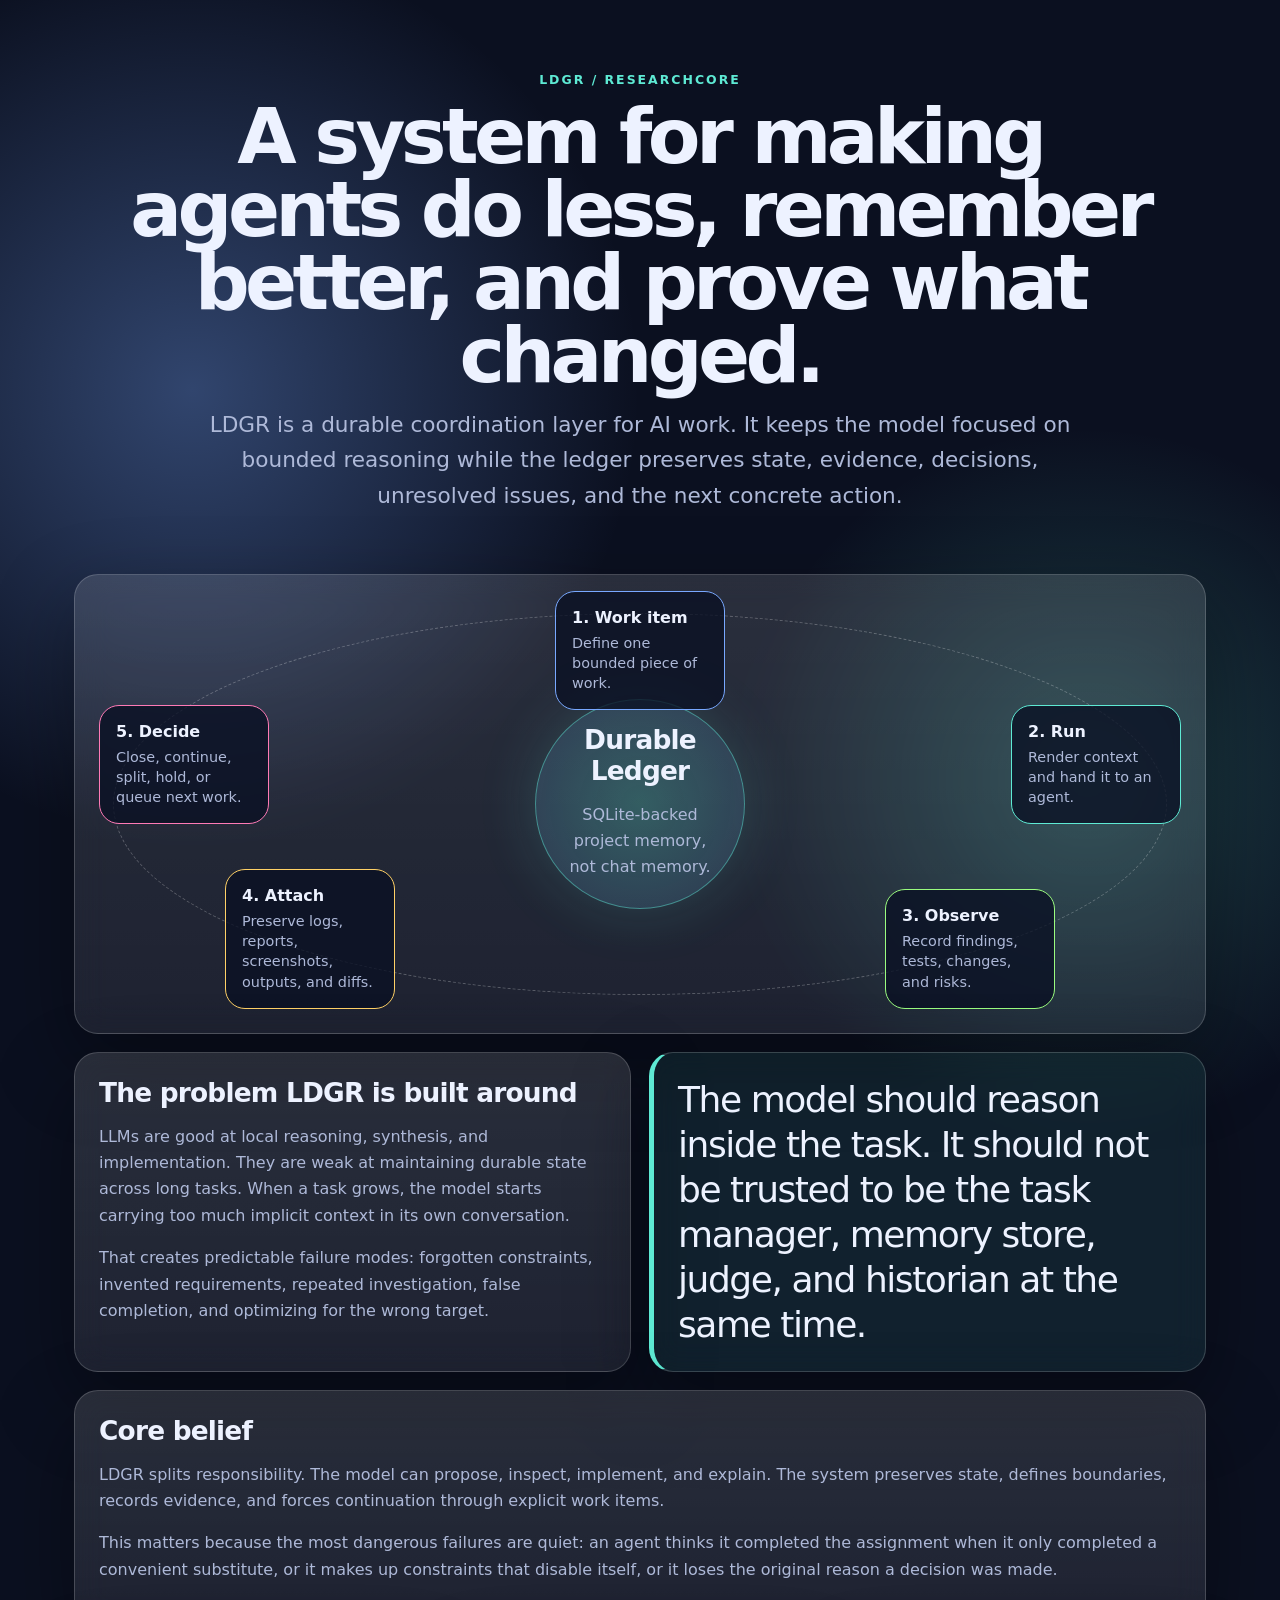
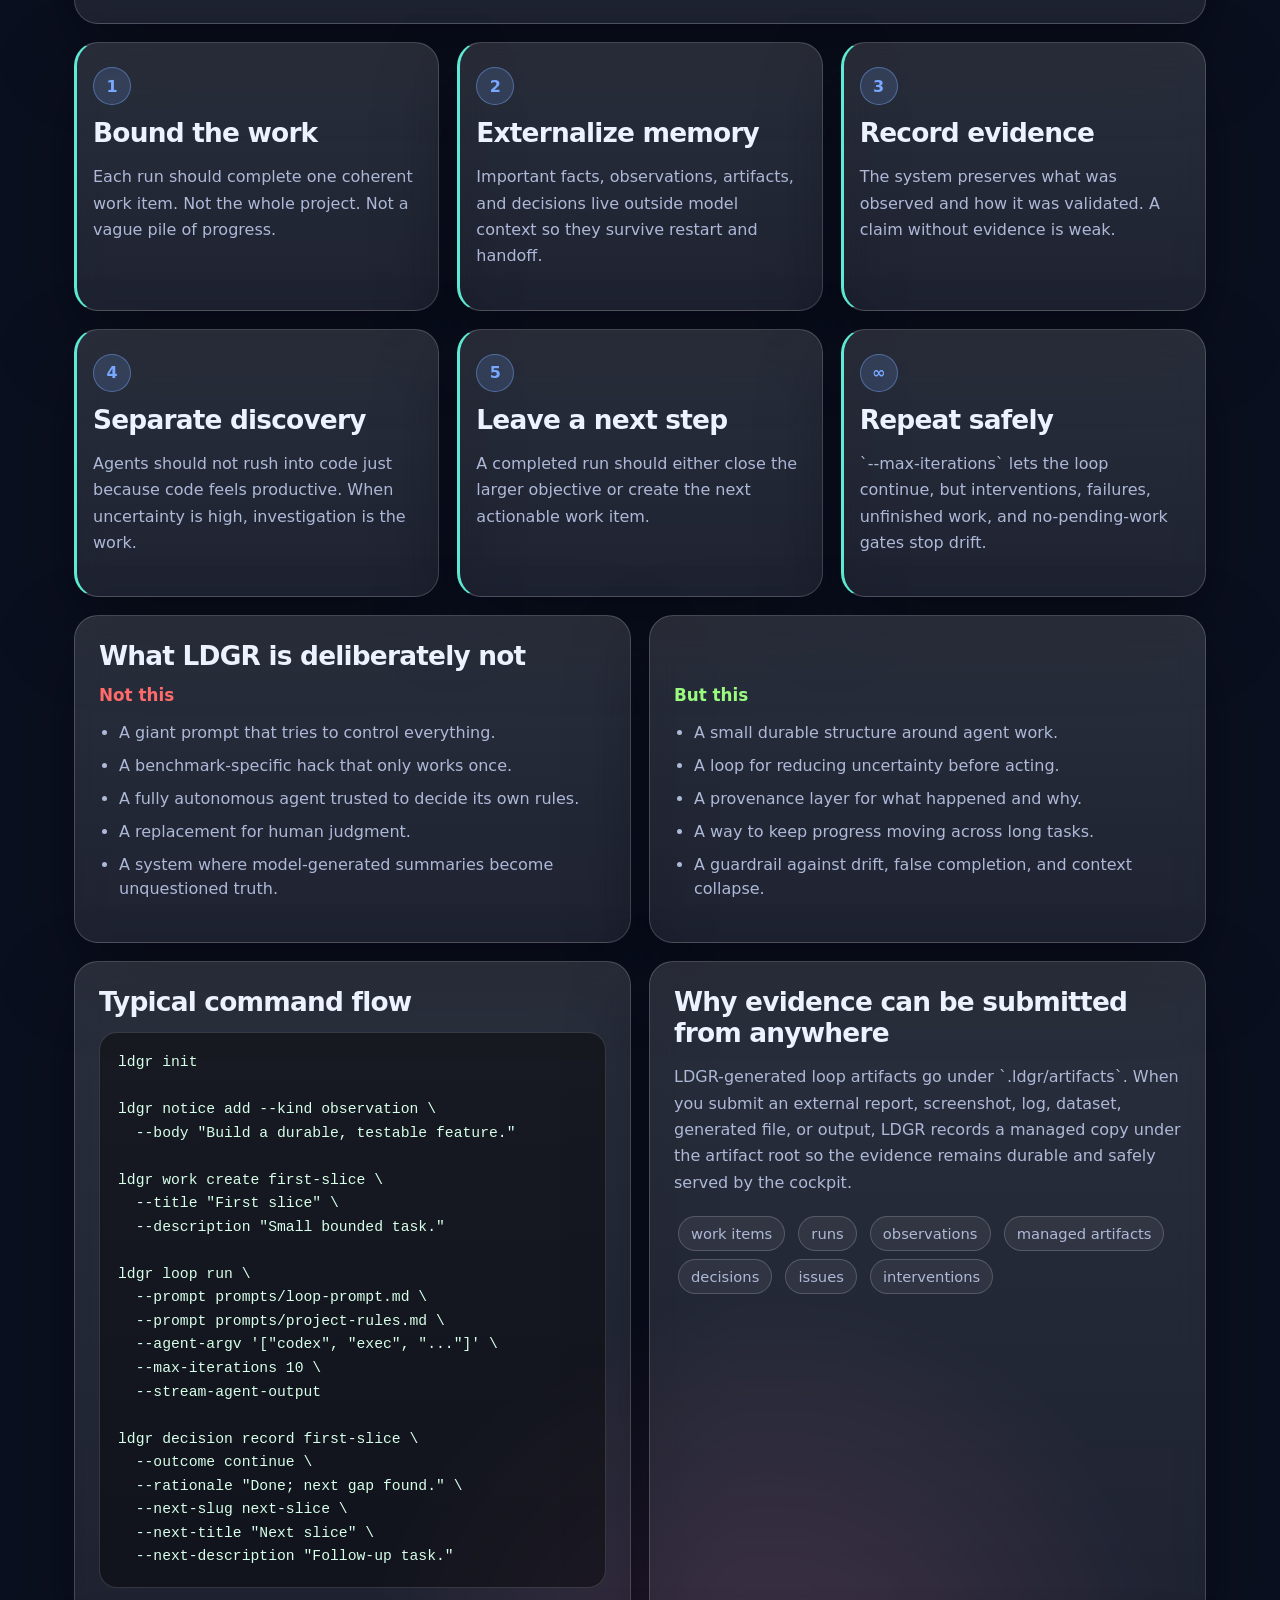
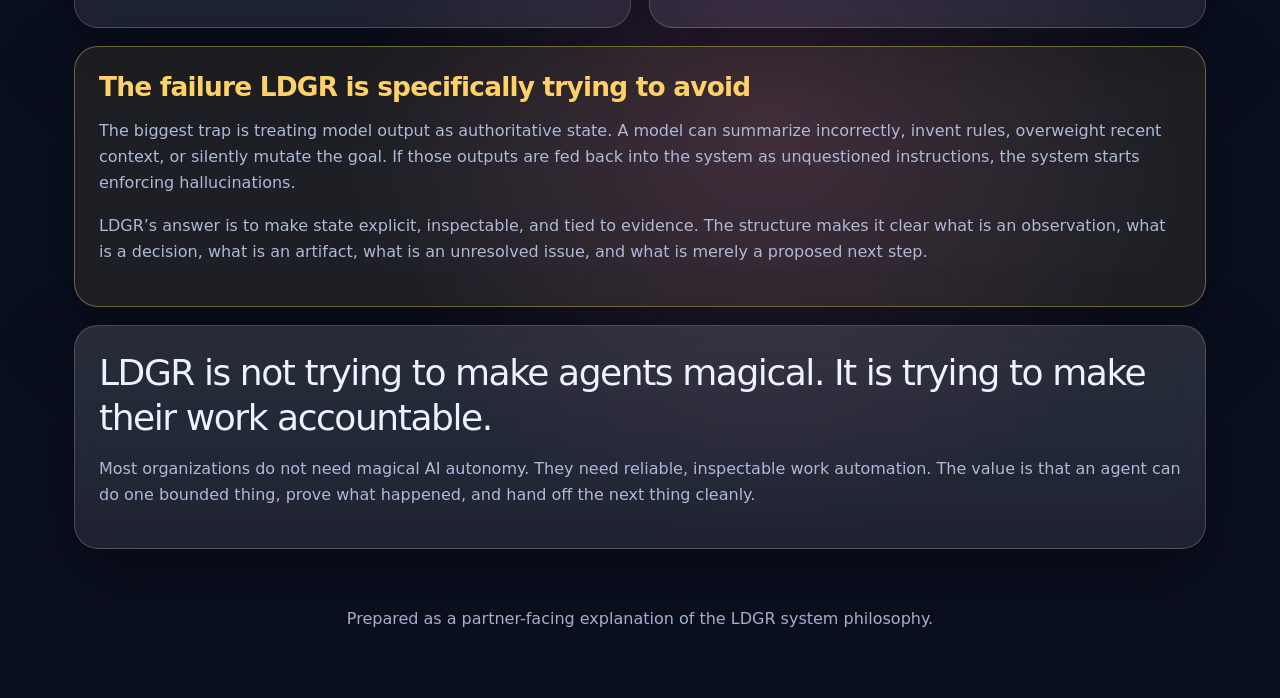
<file: docs/ldgr-loop-philosophy.html>
<!doctype html>
<html lang="en">
<head>
  <meta charset="utf-8" />
  <meta name="viewport" content="width=device-width, initial-scale=1" />
  <title>LDGR: Durable Agent Loop Philosophy</title>
  <style>
    :root {
      --bg: #0b1020;
      --panel: rgba(255,255,255,.08);
      --panel-strong: rgba(255,255,255,.13);
      --text: #edf2ff;
      --muted: #aeb9d8;
      --line: rgba(255,255,255,.18);
      --blue: #78a8ff;
      --cyan: #5eead4;
      --green: #9afc7f;
      --yellow: #ffd166;
      --pink: #ff7ab6;
      --red: #ff6b6b;
      --shadow: 0 30px 80px rgba(0,0,0,.35);
      font-family: Inter, ui-sans-serif, system-ui, -apple-system, BlinkMacSystemFont, "Segoe UI", sans-serif;
    }

    * { box-sizing: border-box; }

    body {
      margin: 0;
      color: var(--text);
      background:
        radial-gradient(circle at 15% 10%, rgba(120,168,255,.35), transparent 28rem),
        radial-gradient(circle at 85% 20%, rgba(94,234,212,.22), transparent 22rem),
        radial-gradient(circle at 60% 85%, rgba(255,122,182,.16), transparent 26rem),
        var(--bg);
      min-height: 100vh;
    }

    header {
      padding: 72px 24px 36px;
      text-align: center;
    }

    .eyebrow {
      color: var(--cyan);
      text-transform: uppercase;
      letter-spacing: .16em;
      font-size: .78rem;
      font-weight: 800;
    }

    h1 {
      margin: 14px auto;
      max-width: 1040px;
      font-size: clamp(2.25rem, 6vw, 5.4rem);
      line-height: .95;
      letter-spacing: -.06em;
    }

    .lead {
      max-width: 900px;
      margin: 0 auto;
      color: var(--muted);
      font-size: clamp(1.05rem, 2vw, 1.35rem);
      line-height: 1.65;
    }

    main { max-width: 1180px; margin: 0 auto; padding: 24px; }

    .grid { display: grid; gap: 18px; }
    .two { grid-template-columns: repeat(2, minmax(0, 1fr)); }
    .three { grid-template-columns: repeat(3, minmax(0, 1fr)); }
    @media (max-width: 860px) { .two, .three { grid-template-columns: 1fr; } }

    .card {
      background: linear-gradient(180deg, var(--panel-strong), var(--panel));
      border: 1px solid var(--line);
      border-radius: 24px;
      padding: 24px;
      box-shadow: var(--shadow);
      backdrop-filter: blur(16px);
    }

    h2 { margin: 0 0 14px; font-size: 1.65rem; letter-spacing: -.03em; }
    h3 { margin: 0 0 8px; font-size: 1.05rem; }
    p { color: var(--muted); line-height: 1.65; }
    ul { color: var(--muted); padding-left: 20px; line-height: 1.55; }
    li { margin: 8px 0; }

    .loop-stage {
      position: relative;
      min-height: 460px;
      overflow: hidden;
    }

    .orbit {
      position: absolute;
      inset: 38px;
      border: 1px dashed rgba(255,255,255,.26);
      border-radius: 50%;
      animation: spin 26s linear infinite;
    }

    @keyframes spin { to { transform: rotate(360deg); } }

    .center-ledger {
      position: absolute;
      inset: 50%;
      transform: translate(-50%, -50%);
      width: 210px;
      height: 210px;
      border-radius: 50%;
      display: grid;
      place-items: center;
      text-align: center;
      background: radial-gradient(circle, rgba(94,234,212,.28), rgba(120,168,255,.14));
      border: 1px solid rgba(94,234,212,.45);
      box-shadow: 0 0 60px rgba(94,234,212,.16);
      padding: 24px;
    }

    .node {
      position: absolute;
      width: 170px;
      min-height: 112px;
      border-radius: 20px;
      padding: 16px;
      background: rgba(10,16,35,.78);
      border: 1px solid var(--line);
    }

    .node b { display: block; margin-bottom: 6px; color: var(--text); }
    .node span { color: var(--muted); font-size: .9rem; line-height: 1.4; }

    .n1 { top: 16px; left: 50%; transform: translateX(-50%); border-color: var(--blue); }
    .n2 { top: 130px; right: 24px; border-color: var(--cyan); }
    .n3 { bottom: 24px; right: 150px; border-color: var(--green); }
    .n4 { bottom: 24px; left: 150px; border-color: var(--yellow); }
    .n5 { top: 130px; left: 24px; border-color: var(--pink); }

    @media (max-width: 720px) {
      .loop-stage { min-height: auto; }
      .orbit, .center-ledger { display: none; }
      .node { position: static; transform: none; width: auto; margin: 12px 0; }
    }

    .pill {
      display: inline-flex;
      align-items: center;
      gap: 8px;
      border: 1px solid var(--line);
      border-radius: 999px;
      padding: 8px 12px;
      color: var(--muted);
      background: rgba(255,255,255,.06);
      margin: 4px;
      font-size: .92rem;
    }

    .quote {
      font-size: clamp(1.35rem, 3vw, 2.25rem);
      line-height: 1.25;
      color: var(--text);
      letter-spacing: -.04em;
      margin: 0;
    }

    .callout {
      border-left: 5px solid var(--cyan);
      background: rgba(94,234,212,.08);
    }

    .terminal {
      background: rgba(0,0,0,.42);
      border: 1px solid rgba(255,255,255,.15);
      border-radius: 18px;
      padding: 18px;
      color: #d7ffe9;
      overflow: auto;
      font: 500 .92rem/1.6 ui-monospace, SFMono-Regular, Menlo, Consolas, monospace;
    }

    .principle {
      border-left: 3px solid var(--cyan);
      padding-left: 16px;
    }

    .number {
      width: 38px; height: 38px; border-radius: 50%;
      display: grid; place-items: center;
      background: rgba(120,168,255,.16);
      border: 1px solid rgba(120,168,255,.45);
      color: var(--blue);
      font-weight: 900;
      margin-bottom: 12px;
    }

    .bad h3 { color: var(--red); }
    .good h3 { color: var(--green); }
    .warning { border-color: rgba(255,209,102,.38); background: rgba(255,209,102,.08); }
    .warning h2 { color: var(--yellow); }

    footer { text-align: center; padding: 36px 24px 70px; color: var(--muted); }
  </style>
</head>
<body>
  <header>
    <div class="eyebrow">LDGR / ResearchCore</div>
    <h1>A system for making agents do less, remember better, and prove what changed.</h1>
    <p class="lead">
      LDGR is a durable coordination layer for AI work. It keeps the model focused on bounded reasoning while
      the ledger preserves state, evidence, decisions, unresolved issues, and the next concrete action.
    </p>
  </header>

  <main class="grid">
    <section class="card loop-stage" aria-label="LDGR loop visualization">
      <div class="orbit"></div>
      <div class="center-ledger">
        <div>
          <h2>Durable Ledger</h2>
          <p>SQLite-backed project memory, not chat memory.</p>
        </div>
      </div>
      <div class="node n1"><b>1. Work item</b><span>Define one bounded piece of work.</span></div>
      <div class="node n2"><b>2. Run</b><span>Render context and hand it to an agent.</span></div>
      <div class="node n3"><b>3. Observe</b><span>Record findings, tests, changes, and risks.</span></div>
      <div class="node n4"><b>4. Attach</b><span>Preserve logs, reports, screenshots, outputs, and diffs.</span></div>
      <div class="node n5"><b>5. Decide</b><span>Close, continue, split, hold, or queue next work.</span></div>
    </section>

    <section class="grid two">
      <article class="card">
        <h2>The problem LDGR is built around</h2>
        <p>
          LLMs are good at local reasoning, synthesis, and implementation. They are weak at maintaining durable
          state across long tasks. When a task grows, the model starts carrying too much implicit context in its
          own conversation.
        </p>
        <p>
          That creates predictable failure modes: forgotten constraints, invented requirements, repeated investigation,
          false completion, and optimizing for the wrong target.
        </p>
      </article>

      <article class="card callout">
        <p class="quote">The model should reason inside the task. It should not be trusted to be the task manager, memory store, judge, and historian at the same time.</p>
      </article>
    </section>

    <section class="card">
      <h2>Core belief</h2>
      <p>
        LDGR splits responsibility. The model can propose, inspect, implement, and explain. The system preserves
        state, defines boundaries, records evidence, and forces continuation through explicit work items.
      </p>
      <p>
        This matters because the most dangerous failures are quiet: an agent thinks it completed the assignment when
        it only completed a convenient substitute, or it makes up constraints that disable itself, or it loses the
        original reason a decision was made.
      </p>
    </section>

    <section class="grid three">
      <article class="card principle"><div class="number">1</div><h2>Bound the work</h2><p>Each run should complete one coherent work item. Not the whole project. Not a vague pile of progress.</p></article>
      <article class="card principle"><div class="number">2</div><h2>Externalize memory</h2><p>Important facts, observations, artifacts, and decisions live outside model context so they survive restart and handoff.</p></article>
      <article class="card principle"><div class="number">3</div><h2>Record evidence</h2><p>The system preserves what was observed and how it was validated. A claim without evidence is weak.</p></article>
      <article class="card principle"><div class="number">4</div><h2>Separate discovery</h2><p>Agents should not rush into code just because code feels productive. When uncertainty is high, investigation is the work.</p></article>
      <article class="card principle"><div class="number">5</div><h2>Leave a next step</h2><p>A completed run should either close the larger objective or create the next actionable work item.</p></article>
      <article class="card principle"><div class="number">∞</div><h2>Repeat safely</h2><p>`--max-iterations` lets the loop continue, but interventions, failures, unfinished work, and no-pending-work gates stop drift.</p></article>
    </section>

    <section class="grid two">
      <article class="card bad">
        <h2>What LDGR is deliberately not</h2>
        <h3>Not this</h3>
        <ul>
          <li>A giant prompt that tries to control everything.</li>
          <li>A benchmark-specific hack that only works once.</li>
          <li>A fully autonomous agent trusted to decide its own rules.</li>
          <li>A replacement for human judgment.</li>
          <li>A system where model-generated summaries become unquestioned truth.</li>
        </ul>
      </article>
      <article class="card good">
        <h2>&nbsp;</h2>
        <h3>But this</h3>
        <ul>
          <li>A small durable structure around agent work.</li>
          <li>A loop for reducing uncertainty before acting.</li>
          <li>A provenance layer for what happened and why.</li>
          <li>A way to keep progress moving across long tasks.</li>
          <li>A guardrail against drift, false completion, and context collapse.</li>
        </ul>
      </article>
    </section>

    <section class="grid two">
      <article class="card">
        <h2>Typical command flow</h2>
        <pre class="terminal"><code>ldgr init

ldgr notice add --kind observation \
  --body "Build a durable, testable feature."

ldgr work create first-slice \
  --title "First slice" \
  --description "Small bounded task."

ldgr loop run \
  --prompt prompts/loop-prompt.md \
  --prompt prompts/project-rules.md \
  --agent-argv '["codex", "exec", "..."]' \
  --max-iterations 10 \
  --stream-agent-output

ldgr decision record first-slice \
  --outcome continue \
  --rationale "Done; next gap found." \
  --next-slug next-slice \
  --next-title "Next slice" \
  --next-description "Follow-up task."</code></pre>
      </article>

      <article class="card">
        <h2>Why evidence can be submitted from anywhere</h2>
        <p>
          LDGR-generated loop artifacts go under `.ldgr/artifacts`. When you submit an external report, screenshot,
          log, dataset, generated file, or output, LDGR records a managed copy under the artifact root so the evidence
          remains durable and safely served by the cockpit.
        </p>
        <div>
          <span class="pill">work items</span>
          <span class="pill">runs</span>
          <span class="pill">observations</span>
          <span class="pill">managed artifacts</span>
          <span class="pill">decisions</span>
          <span class="pill">issues</span>
          <span class="pill">interventions</span>
        </div>
      </article>
    </section>

    <section class="card warning">
      <h2>The failure LDGR is specifically trying to avoid</h2>
      <p>
        The biggest trap is treating model output as authoritative state. A model can summarize incorrectly, invent
        rules, overweight recent context, or silently mutate the goal. If those outputs are fed back into the system as
        unquestioned instructions, the system starts enforcing hallucinations.
      </p>
      <p>
        LDGR’s answer is to make state explicit, inspectable, and tied to evidence. The structure makes it clear what is
        an observation, what is a decision, what is an artifact, what is an unresolved issue, and what is merely a proposed
        next step.
      </p>
    </section>

    <section class="card">
      <p class="quote">
        LDGR is not trying to make agents magical. It is trying to make their work accountable.
      </p>
      <p>
        Most organizations do not need magical AI autonomy. They need reliable, inspectable work automation. The value is
        that an agent can do one bounded thing, prove what happened, and hand off the next thing cleanly.
      </p>
    </section>
  </main>

  <footer>
    Prepared as a partner-facing explanation of the LDGR system philosophy.
  </footer>
</body>
</html>
</file>
